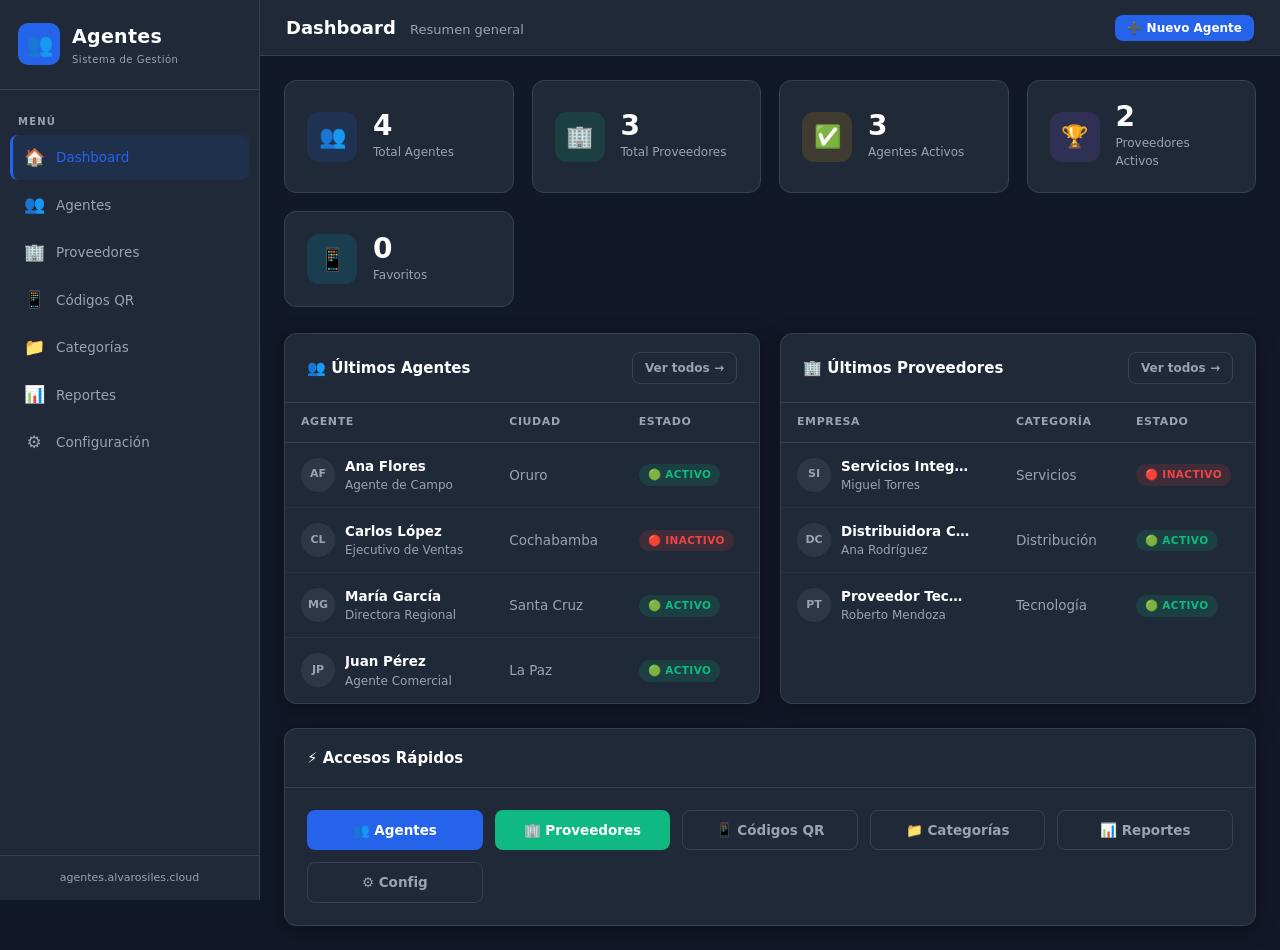
<file: index.html>
<!DOCTYPE html>
<html lang="es">
<head>
  <meta charset="UTF-8" />
  <meta name="viewport" content="width=device-width, initial-scale=1.0" />
  <title>Agentes — Dashboard</title>
  <link rel="stylesheet" href="style.css" />
</head>
<body>

<!-- Sidebar overlay (mobile) -->
<div id="sidebar-overlay" class="sidebar-overlay"></div>

<!-- Hamburger (mobile) -->
<button id="hamburger" class="hamburger" aria-label="Menú">☰</button>

<!-- Sidebar -->
<aside id="sidebar" class="sidebar"></aside>

<!-- Main -->
<div class="main">
  <header class="topbar">
    <div class="topbar-left">
      <h1 class="topbar-title">Dashboard <span class="subtitle">Resumen general</span></h1>
    </div>
    <div class="topbar-actions">
      <button class="btn btn-primary btn-sm" onclick="window.location='pages/agentes.html'">
        ➕ Nuevo Agente
      </button>
    </div>
  </header>

  <div class="content">

    <!-- Stats -->
    <div class="stats-grid" id="stats-grid">
      <div class="stat-card">
        <div class="stat-icon blue">👥</div>
        <div>
          <div class="stat-value" id="stat-agentes">0</div>
          <div class="stat-label">Total Agentes</div>
        </div>
      </div>
      <div class="stat-card">
        <div class="stat-icon green">🏢</div>
        <div>
          <div class="stat-value" id="stat-proveedores">0</div>
          <div class="stat-label">Total Proveedores</div>
        </div>
      </div>
      <div class="stat-card">
        <div class="stat-icon yellow">✅</div>
        <div>
          <div class="stat-value" id="stat-activos">0</div>
          <div class="stat-label">Agentes Activos</div>
        </div>
      </div>
      <div class="stat-card">
        <div class="stat-icon purple">🏆</div>
        <div>
          <div class="stat-value" id="stat-prov-activos">0</div>
          <div class="stat-label">Proveedores Activos</div>
        </div>
      </div>
      <div class="stat-card">
        <div class="stat-icon cyan">📱</div>
        <div>
          <div class="stat-value" id="stat-favoritos">0</div>
          <div class="stat-label">Favoritos</div>
        </div>
      </div>
    </div>

    <!-- Grid: Últimos agentes + proveedores -->
    <div style="display:grid;grid-template-columns:1fr 1fr;gap:20px;margin-bottom:24px;" class="dash-grid">

      <!-- Últimos agentes -->
      <div class="card">
        <div class="card-header">
          <span class="card-title">👥 Últimos Agentes</span>
          <a href="pages/agentes.html" class="btn btn-ghost btn-sm">Ver todos →</a>
        </div>
        <div class="table-wrap">
          <table>
            <thead>
              <tr>
                <th>Agente</th>
                <th>Ciudad</th>
                <th>Estado</th>
              </tr>
            </thead>
            <tbody id="tb-agentes"></tbody>
          </table>
        </div>
      </div>

      <!-- Últimos proveedores -->
      <div class="card">
        <div class="card-header">
          <span class="card-title">🏢 Últimos Proveedores</span>
          <a href="pages/proveedores.html" class="btn btn-ghost btn-sm">Ver todos →</a>
        </div>
        <div class="table-wrap">
          <table>
            <thead>
              <tr>
                <th>Empresa</th>
                <th>Categoría</th>
                <th>Estado</th>
              </tr>
            </thead>
            <tbody id="tb-proveedores"></tbody>
          </table>
        </div>
      </div>
    </div>

    <!-- Accesos rápidos -->
    <div class="card">
      <div class="card-header">
        <span class="card-title">⚡ Accesos Rápidos</span>
      </div>
      <div class="card-body" style="display:grid;grid-template-columns:repeat(auto-fit,minmax(160px,1fr));gap:12px;">
        <a href="pages/agentes.html" class="btn btn-primary" style="justify-content:center;">👥 Agentes</a>
        <a href="pages/proveedores.html" class="btn btn-success" style="justify-content:center;">🏢 Proveedores</a>
        <a href="pages/qr.html" class="btn btn-ghost" style="justify-content:center;">📱 Códigos QR</a>
        <a href="pages/categorias.html" class="btn btn-ghost" style="justify-content:center;">📁 Categorías</a>
        <a href="pages/reportes.html" class="btn btn-ghost" style="justify-content:center;">📊 Reportes</a>
        <a href="pages/configuracion.html" class="btn btn-ghost" style="justify-content:center;">⚙️ Config</a>
      </div>
    </div>

  </div><!-- /content -->
</div><!-- /main -->

<script src="js/utils.js"></script>
<script src="app.js"></script>
</body>
</html>
</file>
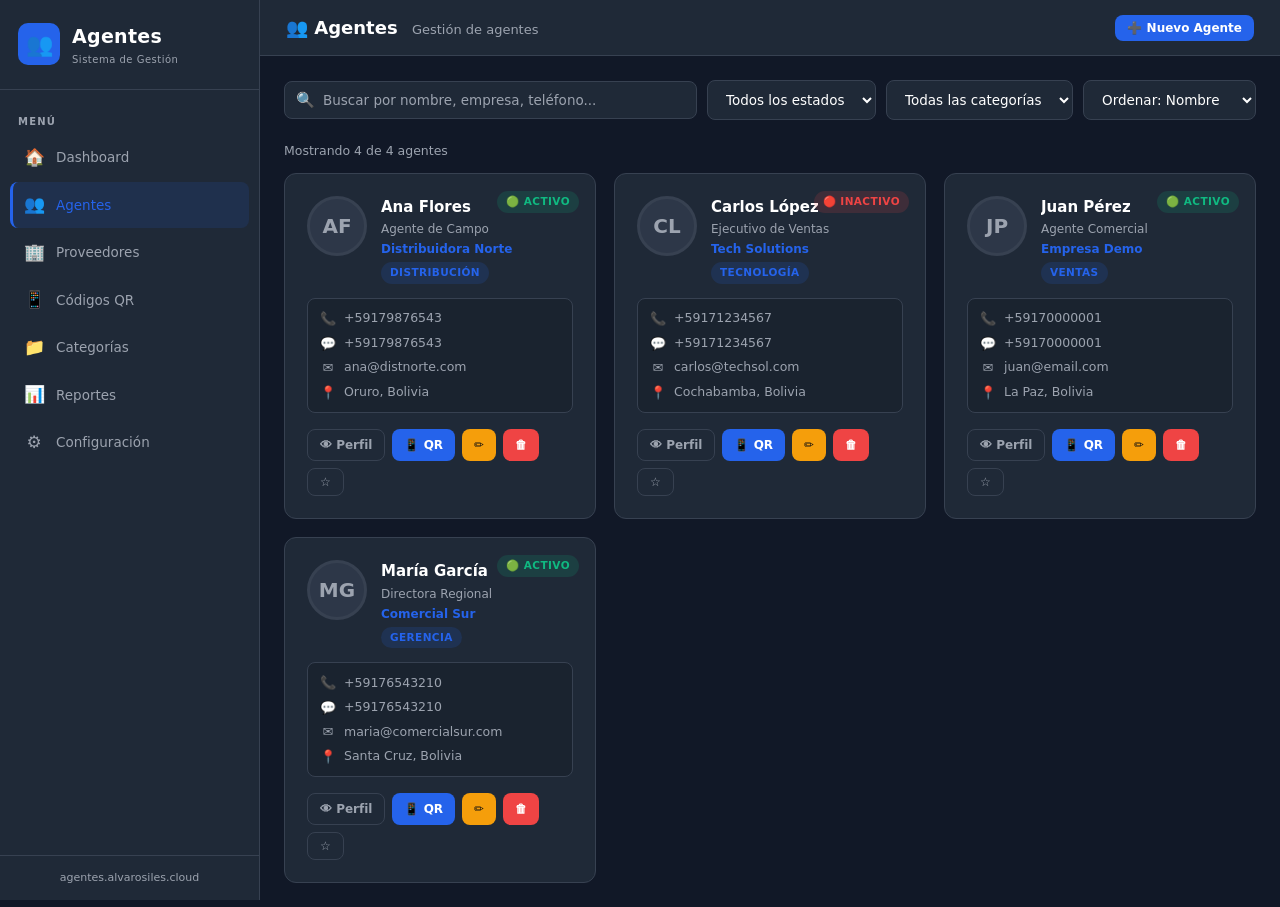
<file: pages/agentes.html>
<!DOCTYPE html>
<html lang="es">
<head>
  <meta charset="UTF-8" />
  <meta name="viewport" content="width=device-width, initial-scale=1.0" />
  <title>Agentes — Gestión</title>
  <link rel="stylesheet" href="../style.css" />
</head>
<body>

<div id="sidebar-overlay" class="sidebar-overlay"></div>
<button id="hamburger" class="hamburger" aria-label="Menú">☰</button>
<aside id="sidebar" class="sidebar"></aside>

<div class="main">
  <header class="topbar">
    <div class="topbar-left">
      <h1 class="topbar-title">👥 Agentes <span class="subtitle">Gestión de agentes</span></h1>
    </div>
    <div class="topbar-actions">
      <button class="btn btn-primary btn-sm" onclick="openModalNuevo()">➕ Nuevo Agente</button>
    </div>
  </header>

  <div class="content">

    <!-- Búsqueda y filtros -->
    <div class="search-bar">
      <div class="search-wrap">
        <span class="s-icon">🔍</span>
        <input type="text" id="search-input" class="search-input" placeholder="Buscar por nombre, empresa, teléfono..." oninput="filterAgentes()">
      </div>
      <select id="filter-estado" class="filter-select" onchange="filterAgentes()">
        <option value="">Todos los estados</option>
        <option value="Activo">🟢 Activo</option>
        <option value="Inactivo">🔴 Inactivo</option>
      </select>
      <select id="filter-categoria" class="filter-select" onchange="filterAgentes()">
        <option value="">Todas las categorías</option>
      </select>
      <select id="filter-orden" class="filter-select" onchange="filterAgentes()">
        <option value="nombre">Ordenar: Nombre</option>
        <option value="empresa">Ordenar: Empresa</option>
        <option value="fecha">Ordenar: Fecha</option>
        <option value="ciudad">Ordenar: Ciudad</option>
      </select>
    </div>

    <div id="results-count" class="results-count"></div>

    <!-- Grid de tarjetas -->
    <div id="agents-grid" class="agents-grid"></div>

  </div>
</div>

<!-- Modal Nuevo/Editar Agente -->
<div id="modal-agente" class="modal-overlay">
  <div class="modal">
    <div class="modal-header">
      <span class="modal-title" id="modal-title">➕ Nuevo Agente</span>
      <button class="modal-close" onclick="closeModal('modal-agente')">✕</button>
    </div>
    <div class="modal-body">
      <form id="form-agente" onsubmit="submitAgente(event)">
        <input type="hidden" id="f-id">
        <div class="form-grid">

          <!-- Foto -->
          <div class="form-group full">
            <label class="form-label">Foto del agente</label>
            <div class="avatar-preview-wrap">
              <div class="avatar-preview" id="foto-preview">👤</div>
              <div style="flex:1;">
                <input type="file" id="f-foto-file" accept="image/*" class="form-control" style="padding:6px;" onchange="previewFoto(this)">
                <p class="text-muted mt-1" style="font-size:11px;">JPG, PNG, GIF — máx. 2MB</p>
              </div>
            </div>
            <input type="hidden" id="f-foto">
          </div>

          <hr class="form-divider">

          <div class="form-group">
            <label class="form-label">Nombre completo *</label>
            <input type="text" id="f-nombre" class="form-control" placeholder="Juan Pérez" required>
          </div>
          <div class="form-group">
            <label class="form-label">Empresa</label>
            <input type="text" id="f-empresa" class="form-control" placeholder="Empresa S.A.">
          </div>
          <div class="form-group">
            <label class="form-label">Cargo</label>
            <input type="text" id="f-cargo" class="form-control" placeholder="Agente Comercial">
          </div>
          <div class="form-group">
            <label class="form-label">Categoría</label>
            <select id="f-categoria" class="form-control"></select>
          </div>

          <hr class="form-divider">

          <div class="form-group">
            <label class="form-label">Teléfono</label>
            <input type="tel" id="f-telefono" class="form-control" placeholder="+591 70000000">
          </div>
          <div class="form-group">
            <label class="form-label">WhatsApp</label>
            <input type="tel" id="f-whatsapp" class="form-control" placeholder="+591 70000000">
          </div>
          <div class="form-group">
            <label class="form-label">Correo electrónico</label>
            <input type="email" id="f-correo" class="form-control" placeholder="juan@email.com">
          </div>
          <div class="form-group">
            <label class="form-label">Fecha de registro</label>
            <input type="date" id="f-fecha" class="form-control">
          </div>

          <hr class="form-divider">

          <div class="form-group full">
            <label class="form-label">Dirección</label>
            <input type="text" id="f-direccion" class="form-control" placeholder="Av. Principal 123">
          </div>
          <div class="form-group">
            <label class="form-label">Ciudad</label>
            <input type="text" id="f-ciudad" class="form-control" placeholder="La Paz">
          </div>
          <div class="form-group">
            <label class="form-label">País</label>
            <input type="text" id="f-pais" class="form-control" placeholder="Bolivia">
          </div>
          <div class="form-group">
            <label class="form-label">Estado</label>
            <select id="f-estado" class="form-control">
              <option value="Activo">🟢 Activo</option>
              <option value="Inactivo">🔴 Inactivo</option>
            </select>
          </div>

          <hr class="form-divider">

          <div class="form-group full">
            <label class="form-label">Notas</label>
            <textarea id="f-notas" class="form-control" placeholder="Información adicional..."></textarea>
          </div>
        </div>
      </form>
    </div>
    <div class="modal-footer">
      <button class="btn btn-ghost" onclick="closeModal('modal-agente')">Cancelar</button>
      <button class="btn btn-primary" onclick="document.getElementById('form-agente').requestSubmit()">💾 Guardar</button>
    </div>
  </div>
</div>

<!-- Modal QR del agente -->
<div id="modal-qr" class="modal-overlay">
  <div class="modal" style="max-width:440px;">
    <div class="modal-header">
      <span class="modal-title" id="qr-modal-title">📱 Código QR</span>
      <button class="modal-close" onclick="closeModal('modal-qr')">✕</button>
    </div>
    <div class="modal-body" style="text-align:center;">
      <div id="qr-display" style="margin:16px auto;"></div>
      <p id="qr-name" class="fw-bold" style="font-size:15px;margin-bottom:6px;"></p>
      <p id="qr-info" class="text-muted fs-sm" style="margin-bottom:18px;"></p>
      <div style="display:flex;gap:10px;justify-content:center;flex-wrap:wrap;">
        <button class="btn btn-primary btn-sm" onclick="downloadQR()">⬇️ Descargar QR</button>
        <button class="btn btn-ghost btn-sm" onclick="copyContactInfo()">📋 Copiar Info</button>
      </div>
    </div>
  </div>
</div>

<script src="../js/utils.js"></script>
<script src="../js/agentes.js"></script>
</body>
</html>
</file>
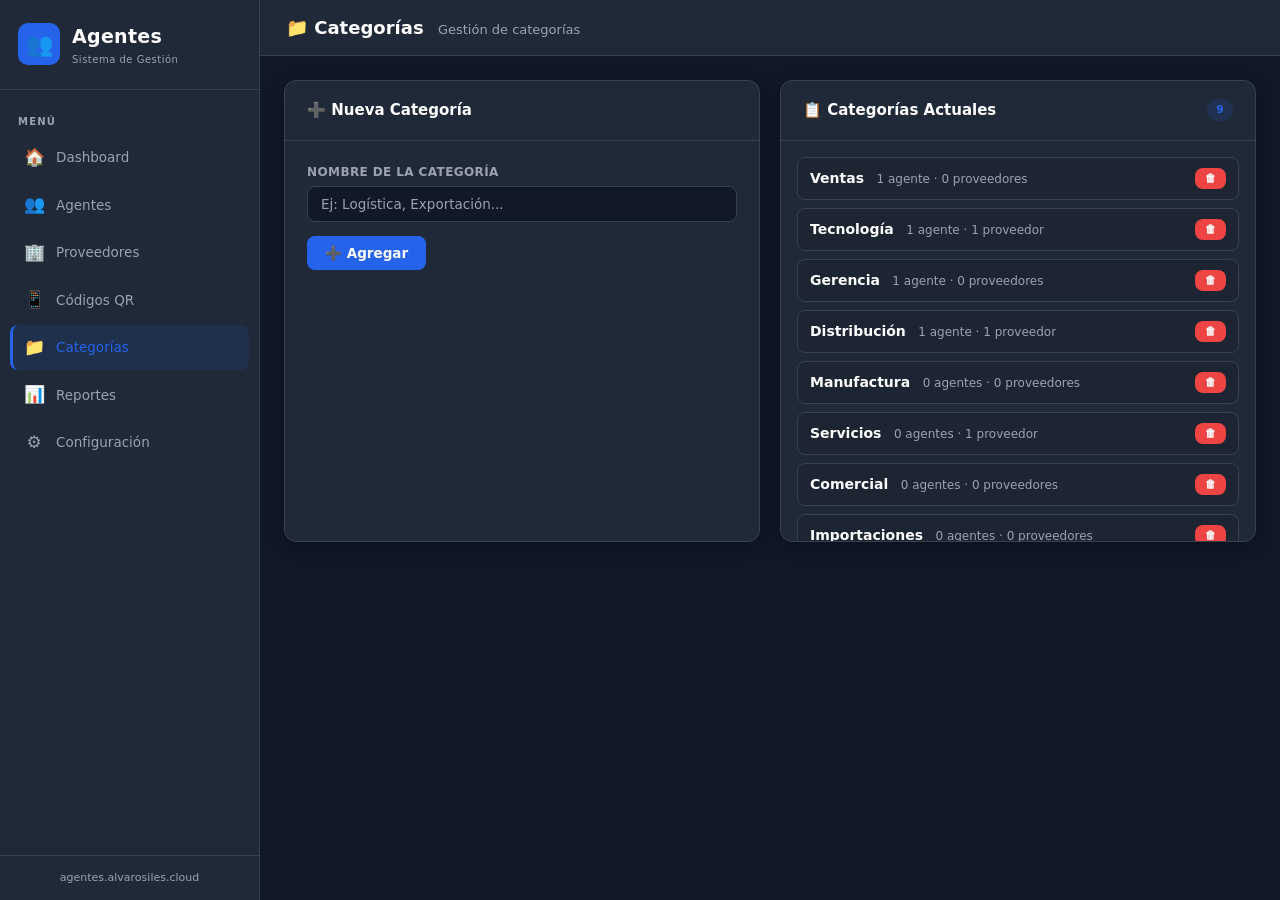
<file: pages/categorias.html>
<!DOCTYPE html>
<html lang="es">
<head>
  <meta charset="UTF-8" />
  <meta name="viewport" content="width=device-width, initial-scale=1.0" />
  <title>Agentes — Categorías</title>
  <link rel="stylesheet" href="../style.css" />
</head>
<body>

<div id="sidebar-overlay" class="sidebar-overlay"></div>
<button id="hamburger" class="hamburger" aria-label="Menú">☰</button>
<aside id="sidebar" class="sidebar"></aside>

<div class="main">
  <header class="topbar">
    <div class="topbar-left">
      <h1 class="topbar-title">📁 Categorías <span class="subtitle">Gestión de categorías</span></h1>
    </div>
  </header>

  <div class="content">
    <div style="display:grid;grid-template-columns:1fr 1fr;gap:20px;" id="cat-layout">

      <!-- Agregar categoría -->
      <div class="card">
        <div class="card-header"><span class="card-title">➕ Nueva Categoría</span></div>
        <div class="card-body">
          <div class="form-group" style="margin-bottom:14px;">
            <label class="form-label">Nombre de la categoría</label>
            <input type="text" id="nueva-cat" class="form-control" placeholder="Ej: Logística, Exportación..." maxlength="50"
              onkeydown="if(event.key==='Enter')agregarCategoria()">
          </div>
          <button class="btn btn-primary" onclick="agregarCategoria()">➕ Agregar</button>
        </div>
      </div>

      <!-- Lista de categorías -->
      <div class="card">
        <div class="card-header">
          <span class="card-title">📋 Categorías Actuales</span>
          <span id="cat-count" class="badge badge-primary">0</span>
        </div>
        <div id="cat-list" style="padding:16px;max-height:400px;overflow-y:auto;"></div>
      </div>

    </div>
  </div>
</div>

<script src="../js/utils.js"></script>
<script>
  document.addEventListener('DOMContentLoaded', () => {
    initSidebar('categorias');
    renderCategorias();
    fixLayout();
    window.addEventListener('resize', fixLayout);
  });

  function fixLayout() {
    const el = document.getElementById('cat-layout');
    if (el) el.style.gridTemplateColumns = window.innerWidth < 768 ? '1fr' : '1fr 1fr';
  }

  function renderCategorias() {
    const cats = DataManager.getCategorias();
    const list = document.getElementById('cat-list');
    const count = document.getElementById('cat-count');
    if (count) count.textContent = cats.length;

    if (!cats.length) {
      list.innerHTML = `<p class="text-muted text-center" style="padding:20px;">Sin categorías registradas</p>`;
      return;
    }

    list.innerHTML = cats.map((cat, i) => {
      const agentes   = DataManager.getAgentes().filter(a => a.categoria === cat).length;
      const provs     = DataManager.getProveedores().filter(p => p.categoria === cat).length;
      return `
        <div style="display:flex;align-items:center;justify-content:space-between;padding:10px 12px;
          background:rgba(0,0,0,0.1);border-radius:8px;margin-bottom:8px;border:1px solid var(--border);">
          <div>
            <span style="font-weight:600;">${escHtml(cat)}</span>
            <span class="text-muted fs-sm" style="margin-left:8px;">${agentes} agente${agentes!==1?'s':''} · ${provs} proveedor${provs!==1?'es':''}</span>
          </div>
          <button class="btn btn-danger btn-xs" onclick="eliminarCategoria('${escHtml(cat)}')" title="Eliminar">🗑</button>
        </div>`;
    }).join('');
  }

  function agregarCategoria() {
    const input = document.getElementById('nueva-cat');
    const nombre = input.value.trim();
    if (!nombre) { showToast('Escribe el nombre de la categoría', 'warning'); return; }
    DataManager.addCategoria(nombre);
    input.value = '';
    renderCategorias();
    showToast(`Categoría "${nombre}" agregada`, 'success');
  }

  async function eliminarCategoria(nombre) {
    const agentes = DataManager.getAgentes().filter(a => a.categoria === nombre).length;
    const provs   = DataManager.getProveedores().filter(p => p.categoria === nombre).length;
    const en_uso  = agentes + provs;

    const msg = en_uso > 0
      ? `La categoría "<strong>${escHtml(nombre)}</strong>" está en uso por ${en_uso} registro(s). ¿Eliminarla de todas formas?`
      : `¿Eliminar la categoría "<strong>${escHtml(nombre)}</strong>"?`;

    const ok = await confirmDialog(msg);
    if (!ok) return;
    DataManager.deleteCategoria(nombre);
    renderCategorias();
    showToast(`Categoría "${nombre}" eliminada`, 'error');
  }
</script>
</body>
</html>
</file>
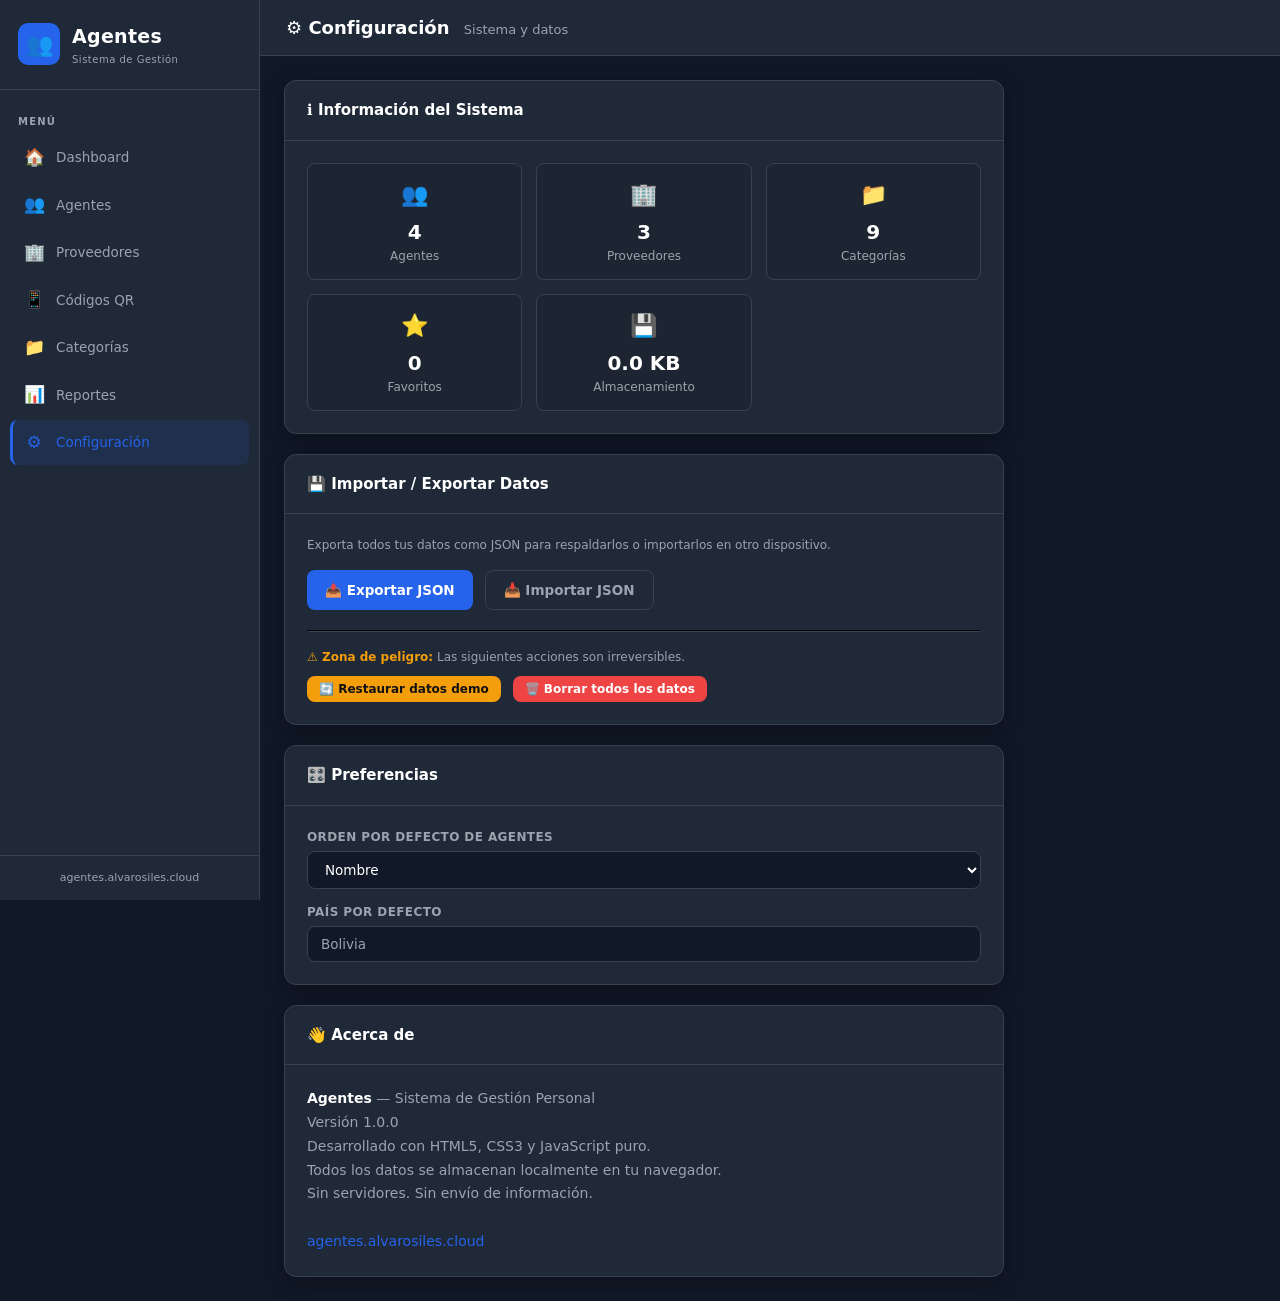
<file: pages/configuracion.html>
<!DOCTYPE html>
<html lang="es">
<head>
  <meta charset="UTF-8" />
  <meta name="viewport" content="width=device-width, initial-scale=1.0" />
  <title>Agentes — Configuración</title>
  <link rel="stylesheet" href="../style.css" />
</head>
<body>

<div id="sidebar-overlay" class="sidebar-overlay"></div>
<button id="hamburger" class="hamburger" aria-label="Menú">☰</button>
<aside id="sidebar" class="sidebar"></aside>

<div class="main">
  <header class="topbar">
    <div class="topbar-left">
      <h1 class="topbar-title">⚙️ Configuración <span class="subtitle">Sistema y datos</span></h1>
    </div>
  </header>

  <div class="content">
    <div style="max-width:720px;">

      <!-- Información del sistema -->
      <div class="card" style="margin-bottom:20px;">
        <div class="card-header"><span class="card-title">ℹ️ Información del Sistema</span></div>
        <div class="card-body" id="sys-info"></div>
      </div>

      <!-- Importar / Exportar -->
      <div class="card" style="margin-bottom:20px;">
        <div class="card-header"><span class="card-title">💾 Importar / Exportar Datos</span></div>
        <div class="card-body">
          <p class="text-muted fs-sm" style="margin-bottom:16px;">Exporta todos tus datos como JSON para respaldarlos o importarlos en otro dispositivo.</p>
          <div style="display:flex;gap:12px;flex-wrap:wrap;margin-bottom:20px;">
            <button class="btn btn-primary" onclick="exportarDatos()">📤 Exportar JSON</button>
            <label class="btn btn-ghost" style="cursor:pointer;">
              📥 Importar JSON
              <input type="file" accept=".json" style="display:none;" onchange="importarDatos(this)">
            </label>
          </div>
          <hr style="border-color:var(--border);margin-bottom:16px;">
          <p class="text-muted fs-sm" style="margin-bottom:10px;"><strong style="color:var(--warning);">⚠️ Zona de peligro:</strong> Las siguientes acciones son irreversibles.</p>
          <div style="display:flex;gap:12px;flex-wrap:wrap;">
            <button class="btn btn-warning btn-sm" onclick="resetearDemo()">🔄 Restaurar datos demo</button>
            <button class="btn btn-danger btn-sm" onclick="borrarTodo()">🗑️ Borrar todos los datos</button>
          </div>
        </div>
      </div>

      <!-- Preferencias -->
      <div class="card" style="margin-bottom:20px;">
        <div class="card-header"><span class="card-title">🎛️ Preferencias</span></div>
        <div class="card-body">
          <div class="form-group" style="margin-bottom:14px;">
            <label class="form-label">Orden por defecto de agentes</label>
            <select id="pref-orden" class="form-control" onchange="guardarPref()">
              <option value="nombre">Nombre</option>
              <option value="empresa">Empresa</option>
              <option value="fecha">Fecha de registro</option>
              <option value="ciudad">Ciudad</option>
            </select>
          </div>
          <div class="form-group">
            <label class="form-label">País por defecto</label>
            <input type="text" id="pref-pais" class="form-control" placeholder="Bolivia" oninput="guardarPref()">
          </div>
        </div>
      </div>

      <!-- Acerca de -->
      <div class="card">
        <div class="card-header"><span class="card-title">👋 Acerca de</span></div>
        <div class="card-body">
          <p style="font-size:14px;line-height:1.7;color:var(--text-muted);">
            <strong style="color:var(--text);">Agentes</strong> — Sistema de Gestión Personal<br>
            Versión 1.0.0<br>
            Desarrollado con HTML5, CSS3 y JavaScript puro.<br>
            Todos los datos se almacenan localmente en tu navegador.<br>
            Sin servidores. Sin envío de información.<br><br>
            <a href="https://agentes.alvarosiles.cloud" target="_blank" style="color:var(--primary);">agentes.alvarosiles.cloud</a>
          </p>
        </div>
      </div>

    </div>
  </div>
</div>

<script src="../js/utils.js"></script>
<script>
  document.addEventListener('DOMContentLoaded', () => {
    initSidebar('configuracion');
    renderSysInfo();
    loadPrefs();
  });

  function renderSysInfo() {
    const ag   = DataManager.getAgentes().length;
    const pv   = DataManager.getProveedores().length;
    const cats = DataManager.getCategorias().length;
    const favs = DataManager.getFavoritos().length;

    // Estimar tamaño en localStorage
    let bytes = 0;
    for (let k in localStorage) {
      if (k.startsWith('ag_')) bytes += (localStorage[k]?.length || 0) * 2;
    }
    const kb = (bytes / 1024).toFixed(1);

    document.getElementById('sys-info').innerHTML = `
      <div style="display:grid;grid-template-columns:repeat(auto-fit,minmax(160px,1fr));gap:14px;">
        ${[
          ['👥','Agentes',ag],
          ['🏢','Proveedores',pv],
          ['📁','Categorías',cats],
          ['⭐','Favoritos',favs],
          ['💾','Almacenamiento',`${kb} KB`],
        ].map(([icon,label,val])=>`
          <div style="background:rgba(0,0,0,0.1);border-radius:8px;padding:14px;border:1px solid var(--border);text-align:center;">
            <div style="font-size:22px;margin-bottom:6px;">${icon}</div>
            <div style="font-size:20px;font-weight:800;">${val}</div>
            <div style="font-size:12px;color:var(--text-muted);">${label}</div>
          </div>`).join('')}
      </div>`;
  }

  function loadPrefs() {
    const cfg = DataManager.getConfig();
    const orden = document.getElementById('pref-orden');
    const pais  = document.getElementById('pref-pais');
    if (orden) orden.value = cfg.orden || 'nombre';
    if (pais)  pais.value  = cfg.pais  || '';
  }

  function guardarPref() {
    const cfg = DataManager.getConfig();
    cfg.orden = document.getElementById('pref-orden')?.value || 'nombre';
    cfg.pais  = document.getElementById('pref-pais')?.value  || '';
    DataManager.saveConfig(cfg);
    showToast('Preferencias guardadas', 'success', 1500);
  }

  function exportarDatos() {
    const datos = {
      exportado: new Date().toISOString(),
      version: '1.0.0',
      agentes:    DataManager.getAgentes(),
      proveedores: DataManager.getProveedores(),
      categorias:  DataManager.getCategorias(),
      config:      DataManager.getConfig(),
    };
    const blob = new Blob([JSON.stringify(datos, null, 2)], { type: 'application/json' });
    const a = document.createElement('a');
    a.href = URL.createObjectURL(blob);
    a.download = `agentes-backup-${new Date().toISOString().split('T')[0]}.json`;
    a.click();
    URL.revokeObjectURL(a.href);
    showToast('Datos exportados', 'success');
  }

  async function importarDatos(input) {
    const file = input.files[0];
    if (!file) return;
    try {
      const text = await file.text();
      const datos = JSON.parse(text);
      const ok = await confirmDialog('¿Importar datos del archivo? Se <strong>sobreescribirán</strong> los datos actuales.');
      if (!ok) { input.value=''; return; }

      if (datos.agentes)    DataManager.saveAgentes(datos.agentes);
      if (datos.proveedores) DataManager.saveProveedores(datos.proveedores);
      if (datos.categorias)  DataManager.saveCategorias(datos.categorias);
      if (datos.config)      DataManager.saveConfig(datos.config);

      showToast('Datos importados correctamente', 'success');
      renderSysInfo();
    } catch (e) {
      showToast('Archivo JSON inválido', 'error');
    }
    input.value = '';
  }

  async function resetearDemo() {
    const ok = await confirmDialog('¿Restaurar los datos de demostración? Se perderán los datos actuales.');
    if (!ok) return;
    Storage.remove('ag_agentes');
    Storage.remove('ag_proveedores');
    Storage.remove('ag_categorias');
    Storage.remove('ag_favoritos');
    showToast('Datos demo restaurados', 'success');
    renderSysInfo();
  }

  async function borrarTodo() {
    const ok = await confirmDialog('⚠️ ¿Borrar <strong>todos los datos</strong>? Esta acción es irreversible y eliminará agentes, proveedores, categorías y favoritos.');
    if (!ok) return;
    ['ag_agentes','ag_proveedores','ag_categorias','ag_favoritos','ag_config'].forEach(k => Storage.remove(k));
    showToast('Todos los datos eliminados', 'error');
    renderSysInfo();
  }
</script>
</body>
</html>
</file>
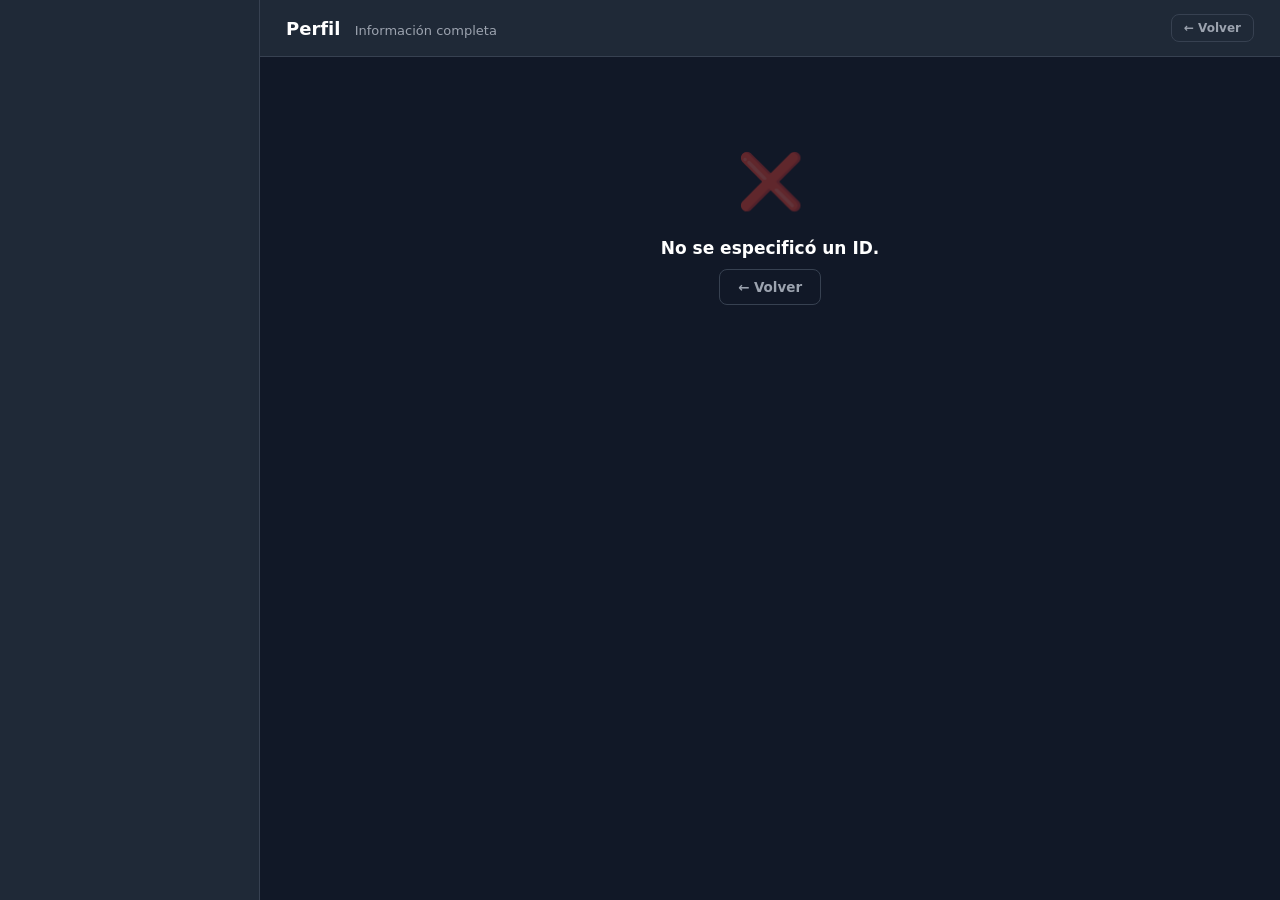
<file: pages/perfil.html>
<!DOCTYPE html>
<html lang="es">
<head>
  <meta charset="UTF-8" />
  <meta name="viewport" content="width=device-width, initial-scale=1.0" />
  <title>Agentes — Perfil</title>
  <link rel="stylesheet" href="../style.css" />
</head>
<body>

<div id="sidebar-overlay" class="sidebar-overlay"></div>
<button id="hamburger" class="hamburger" aria-label="Menú">☰</button>
<aside id="sidebar" class="sidebar"></aside>

<div class="main">
  <header class="topbar">
    <div class="topbar-left">
      <h1 class="topbar-title" id="page-title">Perfil <span class="subtitle">Información completa</span></h1>
    </div>
    <div class="topbar-actions">
      <button class="btn btn-ghost btn-sm" onclick="history.back()">← Volver</button>
    </div>
  </header>

  <div class="content" id="perfil-content">
    <div class="empty-state">
      <div class="empty-icon">🔍</div>
      <div class="empty-title">Cargando perfil...</div>
    </div>
  </div>
</div>

<!-- Modal QR grande -->
<div id="modal-qr" class="modal-overlay">
  <div class="modal" style="max-width:440px;">
    <div class="modal-header">
      <span class="modal-title">📱 Código QR</span>
      <button class="modal-close" onclick="closeModal('modal-qr')">✕</button>
    </div>
    <div class="modal-body" style="text-align:center;">
      <div id="qr-modal-display"></div>
      <p id="qr-modal-name" class="fw-bold mt-2" style="font-size:16px;"></p>
      <div style="display:flex;gap:10px;justify-content:center;flex-wrap:wrap;margin-top:16px;">
        <button class="btn btn-primary btn-sm" onclick="downloadQR()">⬇️ Descargar</button>
        <button class="btn btn-ghost btn-sm" onclick="copyInfo()">📋 Copiar Info</button>
      </div>
    </div>
  </div>
</div>

<script src="../js/utils.js"></script>
<script src="../js/perfil.js"></script>
</body>
</html>
</file>
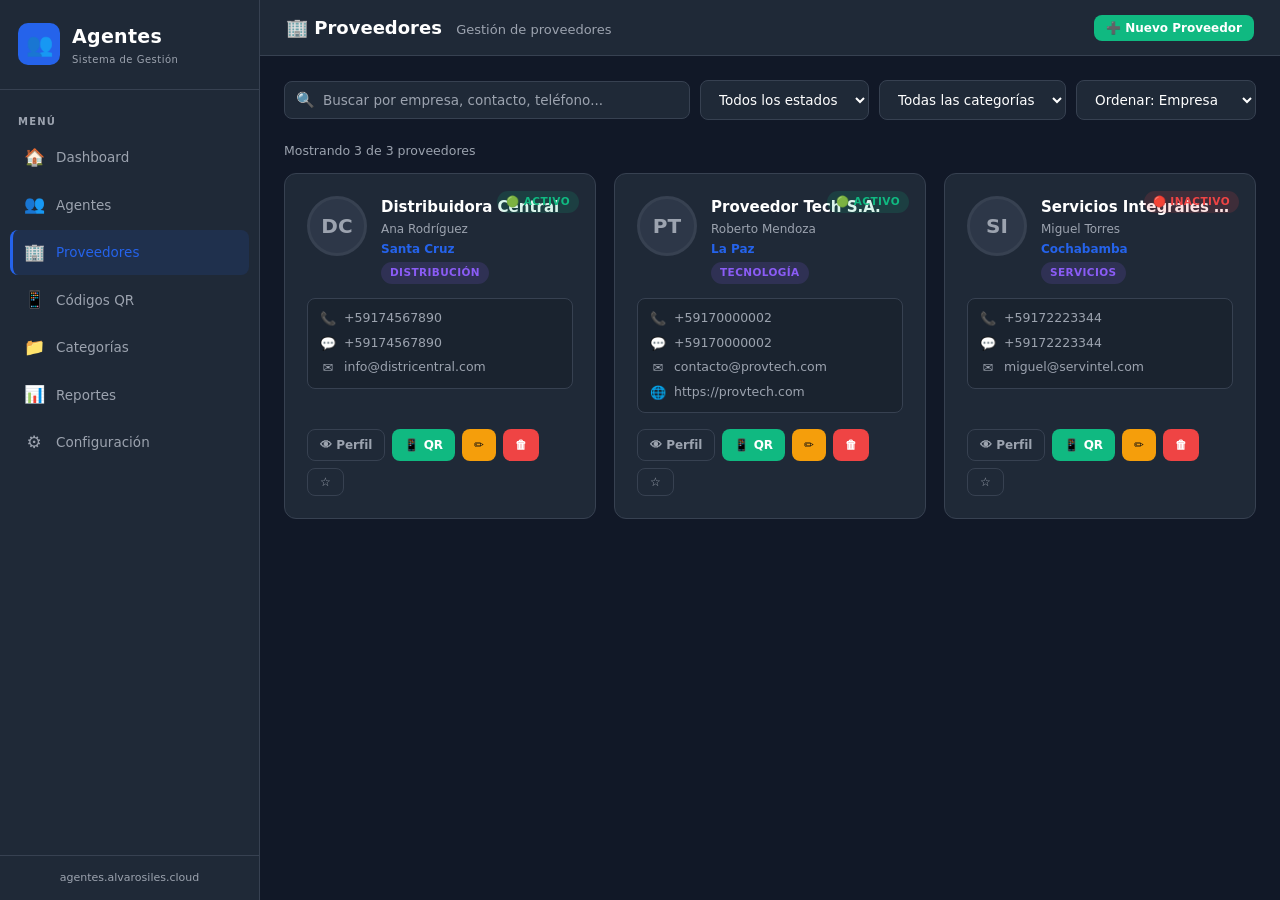
<file: pages/proveedores.html>
<!DOCTYPE html>
<html lang="es">
<head>
  <meta charset="UTF-8" />
  <meta name="viewport" content="width=device-width, initial-scale=1.0" />
  <title>Agentes — Proveedores</title>
  <link rel="stylesheet" href="../style.css" />
</head>
<body>

<div id="sidebar-overlay" class="sidebar-overlay"></div>
<button id="hamburger" class="hamburger" aria-label="Menú">☰</button>
<aside id="sidebar" class="sidebar"></aside>

<div class="main">
  <header class="topbar">
    <div class="topbar-left">
      <h1 class="topbar-title">🏢 Proveedores <span class="subtitle">Gestión de proveedores</span></h1>
    </div>
    <div class="topbar-actions">
      <button class="btn btn-success btn-sm" onclick="openModalNuevo()">➕ Nuevo Proveedor</button>
    </div>
  </header>

  <div class="content">

    <div class="search-bar">
      <div class="search-wrap">
        <span class="s-icon">🔍</span>
        <input type="text" id="search-input" class="search-input" placeholder="Buscar por empresa, contacto, teléfono..." oninput="filterProveedores()">
      </div>
      <select id="filter-estado" class="filter-select" onchange="filterProveedores()">
        <option value="">Todos los estados</option>
        <option value="Activo">🟢 Activo</option>
        <option value="Inactivo">🔴 Inactivo</option>
      </select>
      <select id="filter-categoria" class="filter-select" onchange="filterProveedores()">
        <option value="">Todas las categorías</option>
      </select>
      <select id="filter-orden" class="filter-select" onchange="filterProveedores()">
        <option value="empresa">Ordenar: Empresa</option>
        <option value="contacto">Ordenar: Contacto</option>
        <option value="categoria">Ordenar: Categoría</option>
      </select>
    </div>

    <div id="results-count" class="results-count"></div>
    <div id="proveedores-grid" class="agents-grid"></div>
  </div>
</div>

<!-- Modal Nuevo/Editar Proveedor -->
<div id="modal-proveedor" class="modal-overlay">
  <div class="modal">
    <div class="modal-header">
      <span class="modal-title" id="modal-title">➕ Nuevo Proveedor</span>
      <button class="modal-close" onclick="closeModal('modal-proveedor')">✕</button>
    </div>
    <div class="modal-body">
      <form id="form-proveedor" onsubmit="submitProveedor(event)">
        <input type="hidden" id="f-id">
        <div class="form-grid">

          <div class="form-group full">
            <label class="form-label">Logo de la empresa</label>
            <div class="avatar-preview-wrap">
              <div class="avatar-preview" id="logo-preview">🏢</div>
              <div style="flex:1;">
                <input type="file" id="f-logo-file" accept="image/*" class="form-control" style="padding:6px;" onchange="previewLogo(this)">
                <p class="text-muted mt-1" style="font-size:11px;">JPG, PNG — máx. 2MB</p>
              </div>
            </div>
            <input type="hidden" id="f-logo">
          </div>

          <hr class="form-divider">

          <div class="form-group">
            <label class="form-label">Nombre de empresa *</label>
            <input type="text" id="f-empresa" class="form-control" placeholder="Empresa S.A." required>
          </div>
          <div class="form-group">
            <label class="form-label">Persona de contacto</label>
            <input type="text" id="f-contacto" class="form-control" placeholder="Carlos López">
          </div>
          <div class="form-group">
            <label class="form-label">Categoría</label>
            <select id="f-categoria" class="form-control"></select>
          </div>
          <div class="form-group">
            <label class="form-label">Estado</label>
            <select id="f-estado" class="form-control">
              <option value="Activo">🟢 Activo</option>
              <option value="Inactivo">🔴 Inactivo</option>
            </select>
          </div>

          <hr class="form-divider">

          <div class="form-group">
            <label class="form-label">Teléfono</label>
            <input type="tel" id="f-telefono" class="form-control" placeholder="+591 70000000">
          </div>
          <div class="form-group">
            <label class="form-label">WhatsApp</label>
            <input type="tel" id="f-whatsapp" class="form-control" placeholder="+591 70000000">
          </div>
          <div class="form-group full">
            <label class="form-label">Correo electrónico</label>
            <input type="email" id="f-correo" class="form-control" placeholder="contacto@empresa.com">
          </div>

          <hr class="form-divider">

          <div class="form-group full">
            <label class="form-label">Dirección</label>
            <input type="text" id="f-direccion" class="form-control" placeholder="Av. Comercial 123">
          </div>
          <div class="form-group">
            <label class="form-label">Ciudad</label>
            <input type="text" id="f-ciudad" class="form-control" placeholder="La Paz">
          </div>
          <div class="form-group">
            <label class="form-label">País</label>
            <input type="text" id="f-pais" class="form-control" placeholder="Bolivia">
          </div>
          <div class="form-group full">
            <label class="form-label">Página Web</label>
            <input type="url" id="f-web" class="form-control" placeholder="https://empresa.com">
          </div>

          <hr class="form-divider">

          <div class="form-group">
            <label class="form-label">Facebook</label>
            <input type="text" id="f-facebook" class="form-control" placeholder="facebook.com/empresa">
          </div>
          <div class="form-group">
            <label class="form-label">Instagram</label>
            <input type="text" id="f-instagram" class="form-control" placeholder="@empresa">
          </div>
          <div class="form-group full">
            <label class="form-label">LinkedIn</label>
            <input type="text" id="f-linkedin" class="form-control" placeholder="linkedin.com/company/empresa">
          </div>

          <hr class="form-divider">

          <div class="form-group full">
            <label class="form-label">Notas</label>
            <textarea id="f-notas" class="form-control" placeholder="Información adicional..."></textarea>
          </div>
        </div>
      </form>
    </div>
    <div class="modal-footer">
      <button class="btn btn-ghost" onclick="closeModal('modal-proveedor')">Cancelar</button>
      <button class="btn btn-success" onclick="document.getElementById('form-proveedor').requestSubmit()">💾 Guardar</button>
    </div>
  </div>
</div>

<!-- Modal QR -->
<div id="modal-qr" class="modal-overlay">
  <div class="modal" style="max-width:440px;">
    <div class="modal-header">
      <span class="modal-title" id="qr-modal-title">📱 Código QR</span>
      <button class="modal-close" onclick="closeModal('modal-qr')">✕</button>
    </div>
    <div class="modal-body" style="text-align:center;">
      <div id="qr-display" style="margin:16px auto;"></div>
      <p id="qr-name" class="fw-bold" style="font-size:15px;margin-bottom:6px;"></p>
      <p id="qr-info" class="text-muted fs-sm" style="margin-bottom:18px;"></p>
      <div style="display:flex;gap:10px;justify-content:center;flex-wrap:wrap;">
        <button class="btn btn-primary btn-sm" onclick="downloadQR()">⬇️ Descargar QR</button>
        <button class="btn btn-ghost btn-sm" onclick="copyContactInfo()">📋 Copiar Info</button>
      </div>
    </div>
  </div>
</div>

<script src="../js/utils.js"></script>
<script src="../js/proveedores.js"></script>
</body>
</html>
</file>
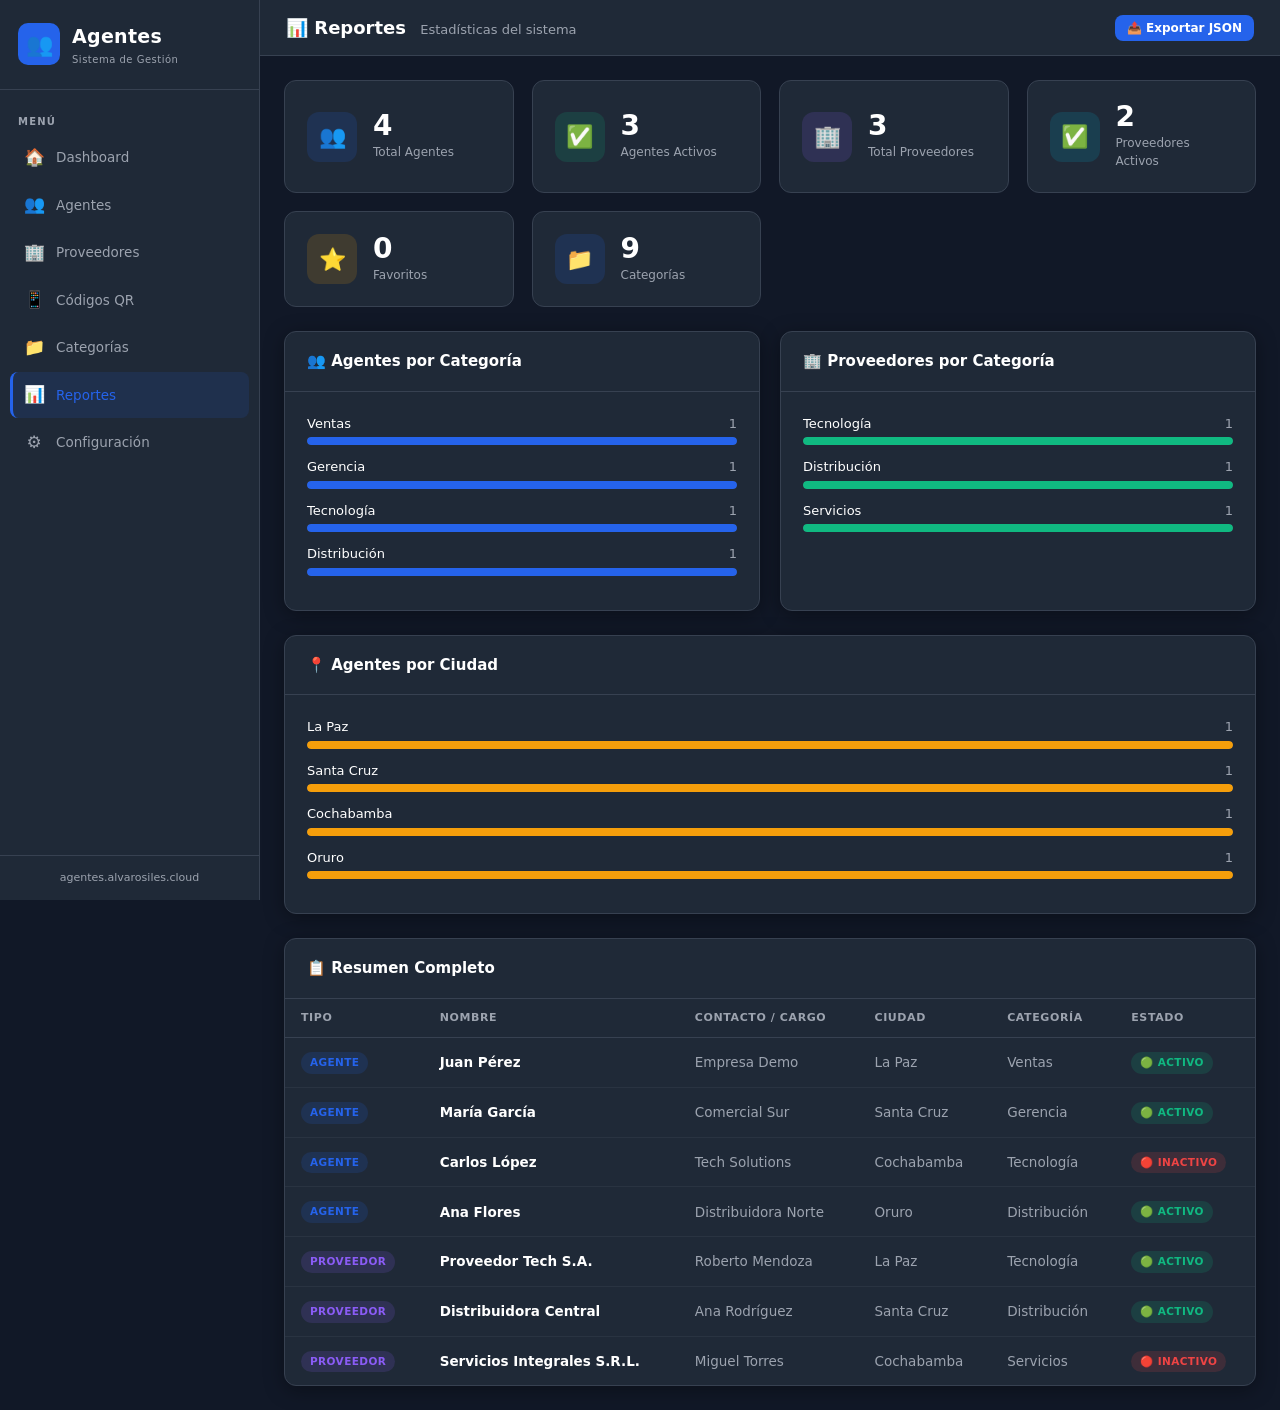
<file: pages/reportes.html>
<!DOCTYPE html>
<html lang="es">
<head>
  <meta charset="UTF-8" />
  <meta name="viewport" content="width=device-width, initial-scale=1.0" />
  <title>Agentes — Reportes</title>
  <link rel="stylesheet" href="../style.css" />
</head>
<body>

<div id="sidebar-overlay" class="sidebar-overlay"></div>
<button id="hamburger" class="hamburger" aria-label="Menú">☰</button>
<aside id="sidebar" class="sidebar"></aside>

<div class="main">
  <header class="topbar">
    <div class="topbar-left">
      <h1 class="topbar-title">📊 Reportes <span class="subtitle">Estadísticas del sistema</span></h1>
    </div>
    <div class="topbar-actions">
      <button class="btn btn-primary btn-sm" onclick="exportarDatos()">📤 Exportar JSON</button>
    </div>
  </header>

  <div class="content">

    <!-- KPIs -->
    <div class="stats-grid" id="kpi-grid" style="margin-bottom:24px;"></div>

    <!-- Distribución -->
    <div style="display:grid;grid-template-columns:1fr 1fr;gap:20px;margin-bottom:24px;" id="charts-layout">

      <!-- Agentes por categoría -->
      <div class="card">
        <div class="card-header"><span class="card-title">👥 Agentes por Categoría</span></div>
        <div class="card-body" id="chart-ag-cat"></div>
      </div>

      <!-- Proveedores por categoría -->
      <div class="card">
        <div class="card-header"><span class="card-title">🏢 Proveedores por Categoría</span></div>
        <div class="card-body" id="chart-pv-cat"></div>
      </div>

    </div>

    <!-- Agentes por ciudad -->
    <div class="card" style="margin-bottom:24px;">
      <div class="card-header"><span class="card-title">📍 Agentes por Ciudad</span></div>
      <div class="card-body" id="chart-ciudades"></div>
    </div>

    <!-- Tabla resumen -->
    <div class="card">
      <div class="card-header">
        <span class="card-title">📋 Resumen Completo</span>
      </div>
      <div class="table-wrap" id="resumen-tabla"></div>
    </div>

  </div>
</div>

<script src="../js/utils.js"></script>
<script>
  document.addEventListener('DOMContentLoaded', () => {
    initSidebar('reportes');
    renderKPIs();
    renderBarChart('chart-ag-cat', groupBy(DataManager.getAgentes(), 'categoria'), 'var(--primary)');
    renderBarChart('chart-pv-cat', groupBy(DataManager.getProveedores(), 'categoria'), 'var(--success)');
    renderBarChart('chart-ciudades', groupBy(DataManager.getAgentes(), 'ciudad'), 'var(--warning)');
    renderResumen();
    fixLayout();
    window.addEventListener('resize', fixLayout);
  });

  function fixLayout() {
    const el = document.getElementById('charts-layout');
    if (el) el.style.gridTemplateColumns = window.innerWidth < 768 ? '1fr' : '1fr 1fr';
  }

  function renderKPIs() {
    const ag   = DataManager.getAgentes();
    const pv   = DataManager.getProveedores();
    const favs = DataManager.getFavoritos();

    const kpis = [
      { icon: '👥', label: 'Total Agentes',        val: ag.length,                            color: 'blue' },
      { icon: '✅', label: 'Agentes Activos',       val: ag.filter(a=>a.estado==='Activo').length, color: 'green' },
      { icon: '🏢', label: 'Total Proveedores',     val: pv.length,                            color: 'purple' },
      { icon: '✅', label: 'Proveedores Activos',   val: pv.filter(p=>p.estado==='Activo').length, color: 'cyan' },
      { icon: '⭐', label: 'Favoritos',             val: favs.length,                          color: 'yellow' },
      { icon: '📁', label: 'Categorías',            val: DataManager.getCategorias().length,   color: 'blue' },
    ];

    document.getElementById('kpi-grid').innerHTML = kpis.map(k => `
      <div class="stat-card">
        <div class="stat-icon ${k.color}">${k.icon}</div>
        <div>
          <div class="stat-value">${k.val}</div>
          <div class="stat-label">${k.label}</div>
        </div>
      </div>`).join('');
  }

  function groupBy(list, field) {
    const map = {};
    list.forEach(item => {
      const key = item[field] || '(Sin especificar)';
      map[key] = (map[key] || 0) + 1;
    });
    return Object.entries(map).sort((a,b) => b[1]-a[1]);
  }

  function renderBarChart(containerId, data, color) {
    const el = document.getElementById(containerId);
    if (!el) return;

    if (!data.length) {
      el.innerHTML = `<p class="text-muted text-center" style="padding:20px;">Sin datos</p>`;
      return;
    }

    const max = data[0][1];
    el.innerHTML = data.map(([label, count]) => {
      const pct = Math.round((count / max) * 100);
      return `
        <div style="margin-bottom:12px;">
          <div style="display:flex;justify-content:space-between;margin-bottom:4px;">
            <span style="font-size:13px;font-weight:500;">${escHtml(label)}</span>
            <span style="font-size:13px;color:var(--text-muted);">${count}</span>
          </div>
          <div style="background:var(--border);border-radius:4px;height:8px;overflow:hidden;">
            <div style="width:${pct}%;height:100%;background:${color};border-radius:4px;transition:width 0.5s ease;"></div>
          </div>
        </div>`;
    }).join('');
  }

  function renderResumen() {
    const ag = DataManager.getAgentes();
    const pv = DataManager.getProveedores();
    const all = [
      ...ag.map(a => ({ tipo: 'Agente', nombre: a.nombre, empresa: a.empresa || '—', ciudad: a.ciudad || '—', estado: a.estado, cat: a.categoria || '—' })),
      ...pv.map(p => ({ tipo: 'Proveedor', nombre: p.empresa, empresa: p.contacto || '—', ciudad: p.ciudad || '—', estado: p.estado, cat: p.categoria || '—' })),
    ];

    document.getElementById('resumen-tabla').innerHTML = `
      <table>
        <thead>
          <tr>
            <th>Tipo</th><th>Nombre</th><th>Contacto / Cargo</th><th>Ciudad</th><th>Categoría</th><th>Estado</th>
          </tr>
        </thead>
        <tbody>
          ${all.map(r => `
            <tr>
              <td><span class="badge ${r.tipo==='Agente'?'badge-primary':'badge-purple'}">${r.tipo}</span></td>
              <td class="fw-bold">${escHtml(r.nombre)}</td>
              <td class="text-muted">${escHtml(r.empresa)}</td>
              <td class="text-muted">${escHtml(r.ciudad)}</td>
              <td class="text-muted">${escHtml(r.cat)}</td>
              <td>${getBadge(r.estado)}</td>
            </tr>`).join('')}
        </tbody>
      </table>`;
  }

  function exportarDatos() {
    const datos = {
      exportado: new Date().toISOString(),
      agentes:   DataManager.getAgentes(),
      proveedores: DataManager.getProveedores(),
      categorias:  DataManager.getCategorias(),
    };
    const blob = new Blob([JSON.stringify(datos, null, 2)], { type: 'application/json' });
    const a = document.createElement('a');
    a.href = URL.createObjectURL(blob);
    a.download = `agentes-backup-${new Date().toISOString().split('T')[0]}.json`;
    a.click();
    URL.revokeObjectURL(a.href);
    showToast('Datos exportados correctamente', 'success');
  }
</script>
</body>
</html>
</file>
<file: style.css>
/* ============================================
   AGENTES - Sistema de Gestión
   Tema: Modo oscuro profesional
   ============================================ */

:root {
  --bg: #111827;
  --sidebar: #1F2937;
  --card: #1F2937;
  --primary: #2563EB;
  --success: #10B981;
  --warning: #F59E0B;
  --danger: #EF4444;
  --purple: #8B5CF6;
  --cyan: #06B6D4;
  --text: #FFFFFF;
  --text-muted: #9CA3AF;
  --border: #374151;
  --hover: #2D3748;
  --radius: 12px;
  --shadow: 0 4px 20px rgba(0, 0, 0, 0.35);
  --sidebar-width: 260px;
  --transition: all 0.25s ease;
}

* { margin: 0; padding: 0; box-sizing: border-box; }

html { scroll-behavior: smooth; }

body {
  font-family: 'Segoe UI', system-ui, -apple-system, sans-serif;
  background: var(--bg);
  color: var(--text);
  min-height: 100vh;
  display: flex;
  font-size: 14px;
  line-height: 1.5;
}

a { color: inherit; text-decoration: none; }

/* ============ SCROLLBAR ============ */
::-webkit-scrollbar { width: 5px; height: 5px; }
::-webkit-scrollbar-track { background: transparent; }
::-webkit-scrollbar-thumb { background: var(--border); border-radius: 4px; }
::-webkit-scrollbar-thumb:hover { background: var(--primary); }

/* ============ SIDEBAR ============ */
.sidebar {
  width: var(--sidebar-width);
  background: var(--sidebar);
  height: 100vh;
  position: fixed;
  left: 0;
  top: 0;
  display: flex;
  flex-direction: column;
  border-right: 1px solid var(--border);
  z-index: 100;
  transition: var(--transition);
  overflow: hidden;
}

.sidebar-header {
  padding: 22px 18px;
  border-bottom: 1px solid var(--border);
  flex-shrink: 0;
}

.sidebar-logo {
  display: flex;
  align-items: center;
  gap: 12px;
}

.logo-icon {
  width: 42px;
  height: 42px;
  background: var(--primary);
  border-radius: 10px;
  display: flex;
  align-items: center;
  justify-content: center;
  font-size: 22px;
  flex-shrink: 0;
}

.logo-text {
  font-size: 19px;
  font-weight: 800;
  color: var(--text);
  letter-spacing: 0.3px;
}

.logo-sub {
  font-size: 10px;
  color: var(--text-muted);
  margin-top: 1px;
  letter-spacing: 0.5px;
}

.sidebar-nav {
  flex: 1;
  padding: 12px 10px;
  overflow-y: auto;
}

.nav-section-title {
  font-size: 10px;
  font-weight: 700;
  color: var(--text-muted);
  text-transform: uppercase;
  letter-spacing: 1.2px;
  padding: 0 8px;
  margin: 12px 0 6px;
}

.nav-item {
  display: flex;
  align-items: center;
  gap: 11px;
  padding: 10px 10px;
  border-radius: 8px;
  color: var(--text-muted);
  font-size: 13.5px;
  font-weight: 500;
  transition: var(--transition);
  margin-bottom: 2px;
  cursor: pointer;
  border-left: 3px solid transparent;
}

.nav-item:hover {
  background: var(--hover);
  color: var(--text);
  border-left-color: transparent;
}

.nav-item.active {
  background: rgba(37, 99, 235, 0.12);
  color: var(--primary);
  border-left-color: var(--primary);
}

.nav-icon { font-size: 17px; width: 22px; text-align: center; flex-shrink: 0; }

.nav-badge {
  margin-left: auto;
  background: var(--primary);
  color: white;
  font-size: 10px;
  font-weight: 700;
  padding: 2px 7px;
  border-radius: 10px;
}

.sidebar-footer {
  padding: 14px 18px;
  border-top: 1px solid var(--border);
  font-size: 11px;
  color: var(--text-muted);
  text-align: center;
  flex-shrink: 0;
}

/* ============ OVERLAY & HAMBURGER ============ */
.sidebar-overlay {
  display: none;
  position: fixed;
  inset: 0;
  background: rgba(0, 0, 0, 0.6);
  z-index: 90;
}
.sidebar-overlay.active { display: block; }

.hamburger {
  display: none;
  position: fixed;
  top: 14px;
  left: 14px;
  z-index: 200;
  background: var(--card);
  border: 1px solid var(--border);
  border-radius: 8px;
  padding: 8px 10px;
  cursor: pointer;
  color: var(--text);
  font-size: 18px;
  align-items: center;
  justify-content: center;
  transition: var(--transition);
}
.hamburger:hover { background: var(--hover); }

/* ============ MAIN ============ */
.main {
  margin-left: var(--sidebar-width);
  flex: 1;
  min-height: 100vh;
  display: flex;
  flex-direction: column;
  min-width: 0;
}

.topbar {
  background: var(--sidebar);
  border-bottom: 1px solid var(--border);
  padding: 14px 26px;
  display: flex;
  align-items: center;
  justify-content: space-between;
  position: sticky;
  top: 0;
  z-index: 50;
  gap: 16px;
}

.topbar-left { display: flex; align-items: center; gap: 12px; min-width: 0; }

.topbar-title {
  font-size: 18px;
  font-weight: 700;
  white-space: nowrap;
}

.topbar-title .subtitle {
  color: var(--text-muted);
  font-weight: 400;
  font-size: 13px;
  margin-left: 8px;
}

.topbar-actions { display: flex; align-items: center; gap: 10px; flex-shrink: 0; }

.content { padding: 24px; flex: 1; }

/* ============ BUTTONS ============ */
.btn {
  display: inline-flex;
  align-items: center;
  gap: 7px;
  padding: 9px 18px;
  border-radius: 8px;
  font-size: 13.5px;
  font-weight: 600;
  cursor: pointer;
  border: none;
  transition: var(--transition);
  font-family: inherit;
  white-space: nowrap;
}

.btn-primary { background: var(--primary); color: #fff; }
.btn-primary:hover { background: #1d4ed8; transform: translateY(-1px); }

.btn-success { background: var(--success); color: #fff; }
.btn-success:hover { background: #059669; transform: translateY(-1px); }

.btn-warning { background: var(--warning); color: #111; }
.btn-warning:hover { background: #d97706; }

.btn-danger { background: var(--danger); color: #fff; }
.btn-danger:hover { background: #dc2626; }

.btn-ghost {
  background: transparent;
  color: var(--text-muted);
  border: 1px solid var(--border);
}
.btn-ghost:hover { background: var(--hover); color: var(--text); }

.btn-sm { padding: 6px 12px; font-size: 12px; }
.btn-xs { padding: 4px 10px; font-size: 11px; }

/* ============ STATS GRID ============ */
.stats-grid {
  display: grid;
  grid-template-columns: repeat(auto-fit, minmax(190px, 1fr));
  gap: 18px;
  margin-bottom: 26px;
}

.stat-card {
  background: var(--card);
  border-radius: var(--radius);
  padding: 22px;
  border: 1px solid var(--border);
  display: flex;
  align-items: center;
  gap: 16px;
  transition: var(--transition);
  cursor: default;
}

.stat-card:hover {
  border-color: var(--primary);
  transform: translateY(-2px);
  box-shadow: var(--shadow);
}

.stat-icon {
  width: 50px;
  height: 50px;
  border-radius: 12px;
  display: flex;
  align-items: center;
  justify-content: center;
  font-size: 22px;
  flex-shrink: 0;
}
.stat-icon.blue  { background: rgba(37,99,235,0.15);   color: var(--primary); }
.stat-icon.green { background: rgba(16,185,129,0.15);  color: var(--success); }
.stat-icon.yellow{ background: rgba(245,158,11,0.15);  color: var(--warning); }
.stat-icon.purple{ background: rgba(139,92,246,0.15);  color: var(--purple); }
.stat-icon.cyan  { background: rgba(6,182,212,0.15);   color: var(--cyan); }

.stat-value { font-size: 28px; font-weight: 800; line-height: 1; margin-bottom: 3px; }
.stat-label { font-size: 12px; color: var(--text-muted); font-weight: 500; }

/* ============ CARD ============ */
.card {
  background: var(--card);
  border-radius: var(--radius);
  border: 1px solid var(--border);
  box-shadow: var(--shadow);
}

.card-header {
  display: flex;
  align-items: center;
  justify-content: space-between;
  padding: 18px 22px;
  border-bottom: 1px solid var(--border);
}

.card-title { font-size: 15px; font-weight: 700; }
.card-body { padding: 22px; }

/* ============ AGENTS GRID ============ */
.agents-grid {
  display: grid;
  grid-template-columns: repeat(auto-fill, minmax(300px, 1fr));
  gap: 18px;
}

.agent-card {
  background: var(--card);
  border-radius: var(--radius);
  border: 1px solid var(--border);
  padding: 22px;
  transition: var(--transition);
  position: relative;
  display: flex;
  flex-direction: column;
}

.agent-card:hover {
  border-color: var(--primary);
  transform: translateY(-3px);
  box-shadow: 0 10px 30px rgba(0,0,0,0.4);
}

.agent-card-top {
  display: flex;
  align-items: flex-start;
  gap: 14px;
  margin-bottom: 14px;
}

.agent-avatar {
  width: 60px;
  height: 60px;
  border-radius: 50%;
  border: 3px solid var(--border);
  background: var(--hover);
  display: flex;
  align-items: center;
  justify-content: center;
  font-size: 22px;
  font-weight: 700;
  flex-shrink: 0;
  overflow: hidden;
  color: var(--text-muted);
}

.agent-avatar img { width: 100%; height: 100%; object-fit: cover; }

.agent-info { flex: 1; min-width: 0; }
.agent-name {
  font-size: 15px;
  font-weight: 700;
  margin-bottom: 2px;
  white-space: nowrap;
  overflow: hidden;
  text-overflow: ellipsis;
}
.agent-role  { font-size: 12px; color: var(--text-muted); margin-bottom: 2px; }
.agent-company { font-size: 12px; color: var(--primary); font-weight: 600; }

.agent-status { position: absolute; top: 16px; right: 16px; }

.agent-contacts {
  display: flex;
  flex-direction: column;
  gap: 5px;
  margin-bottom: 16px;
  padding: 10px 12px;
  background: rgba(0,0,0,0.15);
  border-radius: 8px;
  border: 1px solid var(--border);
}

.contact-item {
  display: flex;
  align-items: center;
  gap: 8px;
  font-size: 12.5px;
  color: var(--text-muted);
}
.contact-item .ci { font-size: 13px; width: 16px; text-align: center; flex-shrink: 0; }
.contact-item a:hover { color: var(--primary); }

.agent-card-footer {
  display: flex;
  gap: 7px;
  flex-wrap: wrap;
  margin-top: auto;
}

/* ============ BADGE ============ */
.badge {
  display: inline-flex;
  align-items: center;
  gap: 4px;
  padding: 3px 9px;
  border-radius: 20px;
  font-size: 10.5px;
  font-weight: 700;
  text-transform: uppercase;
  letter-spacing: 0.4px;
}
.badge-success { background: rgba(16,185,129,0.15); color: var(--success); }
.badge-danger  { background: rgba(239,68,68,0.15);  color: var(--danger); }
.badge-warning { background: rgba(245,158,11,0.15); color: var(--warning); }
.badge-primary { background: rgba(37,99,235,0.15);  color: var(--primary); }
.badge-purple  { background: rgba(139,92,246,0.15); color: var(--purple); }

/* ============ SEARCH & FILTERS ============ */
.search-bar {
  display: flex;
  gap: 10px;
  margin-bottom: 22px;
  flex-wrap: wrap;
  align-items: center;
}

.search-wrap {
  position: relative;
  flex: 1;
  min-width: 220px;
}
.search-wrap .s-icon {
  position: absolute;
  left: 12px;
  top: 50%;
  transform: translateY(-50%);
  color: var(--text-muted);
  font-size: 15px;
  pointer-events: none;
}

.search-input {
  width: 100%;
  padding: 10px 14px 10px 38px;
  background: var(--card);
  border: 1px solid var(--border);
  border-radius: 8px;
  color: var(--text);
  font-size: 13.5px;
  font-family: inherit;
  transition: var(--transition);
}
.search-input:focus {
  outline: none;
  border-color: var(--primary);
  box-shadow: 0 0 0 3px rgba(37,99,235,0.12);
}
.search-input::placeholder { color: var(--text-muted); }

.filter-select {
  padding: 10px 14px;
  background: var(--card);
  border: 1px solid var(--border);
  border-radius: 8px;
  color: var(--text);
  font-size: 13.5px;
  font-family: inherit;
  cursor: pointer;
  min-width: 140px;
  transition: var(--transition);
}
.filter-select:focus { outline: none; border-color: var(--primary); }
.filter-select option { background: var(--sidebar); }

/* ============ TABLE ============ */
.table-wrap { overflow-x: auto; }

table { width: 100%; border-collapse: collapse; }

thead th {
  padding: 11px 16px;
  text-align: left;
  font-size: 11px;
  font-weight: 700;
  text-transform: uppercase;
  letter-spacing: 0.6px;
  color: var(--text-muted);
  border-bottom: 1px solid var(--border);
  white-space: nowrap;
}

tbody td {
  padding: 13px 16px;
  font-size: 13.5px;
  border-bottom: 1px solid rgba(55,65,81,0.4);
  vertical-align: middle;
}

tbody tr:hover { background: rgba(255,255,255,0.025); }
tbody tr:last-child td { border-bottom: none; }

.tbl-avatar {
  width: 34px;
  height: 34px;
  border-radius: 50%;
  background: var(--hover);
  display: flex;
  align-items: center;
  justify-content: center;
  font-size: 14px;
  font-weight: 700;
  overflow: hidden;
  color: var(--text-muted);
}
.tbl-avatar img { width: 100%; height: 100%; object-fit: cover; }

.tbl-user { display: flex; align-items: center; gap: 10px; }
.tbl-name { font-weight: 600; }
.tbl-sub  { font-size: 12px; color: var(--text-muted); }

/* ============ MODAL ============ */
.modal-overlay {
  display: none;
  position: fixed;
  inset: 0;
  background: rgba(0, 0, 0, 0.75);
  z-index: 1000;
  justify-content: center;
  align-items: flex-start;
  overflow-y: auto;
  padding: 20px;
}
.modal-overlay.active { display: flex; }

.modal {
  background: var(--sidebar);
  border-radius: var(--radius);
  border: 1px solid var(--border);
  width: 100%;
  max-width: 700px;
  margin: auto;
  box-shadow: 0 25px 70px rgba(0,0,0,0.6);
  animation: modalIn 0.25s ease;
}

@keyframes modalIn {
  from { opacity: 0; transform: scale(0.96) translateY(-10px); }
  to   { opacity: 1; transform: scale(1) translateY(0); }
}

.modal-header {
  display: flex;
  align-items: center;
  justify-content: space-between;
  padding: 18px 22px;
  border-bottom: 1px solid var(--border);
}
.modal-title { font-size: 17px; font-weight: 700; }

.modal-close {
  width: 30px; height: 30px;
  border-radius: 7px;
  border: none;
  background: var(--hover);
  color: var(--text-muted);
  cursor: pointer;
  font-size: 16px;
  display: flex; align-items: center; justify-content: center;
  transition: var(--transition);
}
.modal-close:hover { background: var(--danger); color: #fff; }

.modal-body { padding: 22px; }

.modal-footer {
  display: flex;
  justify-content: flex-end;
  gap: 10px;
  padding: 16px 22px;
  border-top: 1px solid var(--border);
}

/* ============ FORM ============ */
.form-grid {
  display: grid;
  grid-template-columns: 1fr 1fr;
  gap: 14px;
}

.form-group { display: flex; flex-direction: column; gap: 5px; }
.form-group.full { grid-column: 1 / -1; }

.form-label {
  font-size: 12px;
  font-weight: 600;
  color: var(--text-muted);
  text-transform: uppercase;
  letter-spacing: 0.4px;
}

.form-control {
  padding: 9px 13px;
  background: var(--bg);
  border: 1px solid var(--border);
  border-radius: 8px;
  color: var(--text);
  font-size: 13.5px;
  font-family: inherit;
  transition: var(--transition);
  width: 100%;
}
.form-control:focus {
  outline: none;
  border-color: var(--primary);
  box-shadow: 0 0 0 3px rgba(37,99,235,0.12);
}
.form-control::placeholder { color: var(--text-muted); }
.form-control option { background: var(--sidebar); }

textarea.form-control { resize: vertical; min-height: 80px; }

.form-divider {
  grid-column: 1 / -1;
  border: none;
  border-top: 1px solid var(--border);
  margin: 4px 0;
}

.avatar-preview-wrap {
  display: flex;
  align-items: center;
  gap: 14px;
}

.avatar-preview {
  width: 56px; height: 56px;
  border-radius: 50%;
  background: var(--hover);
  display: flex; align-items: center; justify-content: center;
  font-size: 20px; font-weight: 700; color: var(--text-muted);
  overflow: hidden; flex-shrink: 0; border: 2px solid var(--border);
}
.avatar-preview img { width: 100%; height: 100%; object-fit: cover; }

/* ============ PROFILE ============ */
.profile-hero {
  background: var(--card);
  border-radius: var(--radius);
  border: 1px solid var(--border);
  padding: 32px;
  display: flex;
  gap: 28px;
  margin-bottom: 22px;
  position: relative;
}

.profile-avatar {
  width: 110px; height: 110px;
  border-radius: 50%;
  border: 4px solid var(--primary);
  background: var(--hover);
  display: flex; align-items: center; justify-content: center;
  font-size: 42px; font-weight: 800;
  flex-shrink: 0; overflow: hidden; color: var(--text-muted);
}
.profile-avatar img { width: 100%; height: 100%; object-fit: cover; }

.profile-info { flex: 1; min-width: 0; }
.profile-name  { font-size: 26px; font-weight: 800; margin-bottom: 4px; }
.profile-role  { font-size: 15px; color: var(--text-muted); margin-bottom: 2px; }
.profile-company { font-size: 14px; color: var(--primary); font-weight: 700; margin-bottom: 14px; }
.profile-actions { display: flex; gap: 10px; flex-wrap: wrap; }

.profile-back {
  position: absolute;
  top: 22px; right: 22px;
}

.info-grid {
  display: grid;
  grid-template-columns: repeat(auto-fit, minmax(230px, 1fr));
  gap: 14px;
  margin-bottom: 22px;
}

.info-item {
  background: var(--card);
  border-radius: 10px;
  border: 1px solid var(--border);
  padding: 14px 16px;
  display: flex;
  align-items: center;
  gap: 12px;
}

.info-icon {
  width: 38px; height: 38px;
  border-radius: 9px;
  display: flex; align-items: center; justify-content: center;
  font-size: 17px; flex-shrink: 0;
}
.info-icon.blue   { background: rgba(37,99,235,0.15); }
.info-icon.green  { background: rgba(16,185,129,0.15); }
.info-icon.yellow { background: rgba(245,158,11,0.15); }
.info-icon.purple { background: rgba(139,92,246,0.15); }

.info-label { font-size: 11px; color: var(--text-muted); margin-bottom: 2px; font-weight: 600; text-transform: uppercase; letter-spacing: 0.4px; }
.info-value { font-size: 13.5px; font-weight: 500; }
.info-value a:hover { color: var(--primary); }

/* QR */
.qr-card {
  background: var(--card);
  border-radius: var(--radius);
  border: 1px solid var(--border);
  padding: 26px;
  text-align: center;
}

.qr-box {
  display: inline-block;
  background: #fff;
  padding: 14px;
  border-radius: 10px;
  margin: 18px auto;
}
.qr-box canvas, .qr-box img { display: block; }

/* ============ QR PAGE GRID ============ */
.qr-grid {
  display: grid;
  grid-template-columns: repeat(auto-fill, minmax(240px, 1fr));
  gap: 16px;
}

.qr-item-card {
  background: var(--card);
  border-radius: var(--radius);
  border: 1px solid var(--border);
  padding: 18px;
  text-align: center;
  transition: var(--transition);
}
.qr-item-card:hover {
  border-color: var(--primary);
  transform: translateY(-2px);
}
.qr-item-img {
  background: #fff;
  border-radius: 8px;
  padding: 10px;
  display: inline-flex;
  margin-bottom: 12px;
}
.qr-item-img img { width: 120px; height: 120px; object-fit: contain; }

/* ============ TOAST ============ */
.toast-container {
  position: fixed;
  bottom: 22px;
  right: 22px;
  z-index: 9999;
  display: flex;
  flex-direction: column;
  gap: 9px;
  pointer-events: none;
}

.toast {
  background: var(--sidebar);
  border: 1px solid var(--border);
  border-radius: 10px;
  padding: 13px 18px;
  min-width: 260px;
  max-width: 340px;
  display: flex;
  align-items: center;
  gap: 10px;
  box-shadow: var(--shadow);
  animation: toastIn 0.3s ease;
  font-size: 13.5px;
  pointer-events: all;
}
.toast.success { border-left: 4px solid var(--success); }
.toast.error   { border-left: 4px solid var(--danger); }
.toast.info    { border-left: 4px solid var(--primary); }
.toast.warning { border-left: 4px solid var(--warning); }

@keyframes toastIn  { from { transform: translateX(110%); opacity: 0; } to { transform: translateX(0); opacity: 1; } }
@keyframes toastOut { from { transform: translateX(0); opacity: 1; } to { transform: translateX(110%); opacity: 0; } }
.toast.out { animation: toastOut 0.3s ease forwards; }

/* ============ EMPTY STATE ============ */
.empty-state {
  text-align: center;
  padding: 60px 20px;
  color: var(--text-muted);
}
.empty-icon  { font-size: 54px; margin-bottom: 14px; opacity: 0.35; }
.empty-title { font-size: 17px; font-weight: 700; color: var(--text); margin-bottom: 7px; }
.empty-desc  { font-size: 13.5px; margin-bottom: 22px; }

/* ============ SECTION HEADER ============ */
.section-header {
  display: flex;
  align-items: center;
  justify-content: space-between;
  margin-bottom: 20px;
  flex-wrap: wrap;
  gap: 12px;
}
.section-title { font-size: 16px; font-weight: 700; }

/* ============ PAGINATION / COUNTER ============ */
.results-count {
  font-size: 12.5px;
  color: var(--text-muted);
  margin-bottom: 12px;
}

/* ============ TABS ============ */
.tabs {
  display: flex;
  gap: 4px;
  border-bottom: 1px solid var(--border);
  margin-bottom: 22px;
}
.tab-btn {
  padding: 9px 18px;
  border: none;
  background: transparent;
  color: var(--text-muted);
  font-size: 13.5px;
  font-weight: 500;
  cursor: pointer;
  border-bottom: 2px solid transparent;
  margin-bottom: -1px;
  font-family: inherit;
  transition: var(--transition);
}
.tab-btn.active { color: var(--primary); border-bottom-color: var(--primary); }
.tab-btn:hover:not(.active) { color: var(--text); }

/* ============ UTILITY ============ */
.flex { display: flex; }
.flex-1 { flex: 1; }
.items-center { align-items: center; }
.justify-between { justify-content: space-between; }
.gap-2 { gap: 8px; }
.gap-3 { gap: 12px; }
.mt-1 { margin-top: 4px; }
.mt-2 { margin-top: 8px; }
.mt-3 { margin-top: 12px; }
.mt-4 { margin-top: 16px; }
.mb-4 { margin-bottom: 16px; }
.mb-6 { margin-bottom: 24px; }
.hidden { display: none !important; }
.text-center { text-align: center; }
.text-muted { color: var(--text-muted); }
.text-primary { color: var(--primary); }
.text-success { color: var(--success); }
.text-danger  { color: var(--danger); }
.text-warning { color: var(--warning); }
.fw-bold { font-weight: 700; }
.fs-sm { font-size: 12px; }
.truncate { white-space: nowrap; overflow: hidden; text-overflow: ellipsis; }

/* ============ RESPONSIVE ============ */
@media (max-width: 1024px) {
  :root { --sidebar-width: 220px; }
}

@media (max-width: 768px) {
  .sidebar {
    transform: translateX(-100%);
    z-index: 150;
    box-shadow: none;
  }
  .sidebar.open {
    transform: translateX(0);
    box-shadow: 4px 0 30px rgba(0,0,0,0.4);
  }
  .hamburger { display: flex; }
  .main { margin-left: 0; }
  .topbar { padding: 13px 16px 13px 60px; }
  .content { padding: 14px; }
  .agents-grid { grid-template-columns: 1fr; }
  .stats-grid { grid-template-columns: 1fr 1fr; }
  .profile-hero { flex-direction: column; align-items: center; padding: 22px; }
  .profile-info { text-align: center; }
  .profile-actions { justify-content: center; }
  .profile-back { position: static; margin-bottom: 14px; }
  .form-grid { grid-template-columns: 1fr; }
}

@media (max-width: 480px) {
  .stats-grid { grid-template-columns: 1fr; }
  .search-bar { flex-direction: column; }
  .filter-select { width: 100%; }
  .topbar-title .subtitle { display: none; }
  .modal { margin: 10px; }
}
</file>
